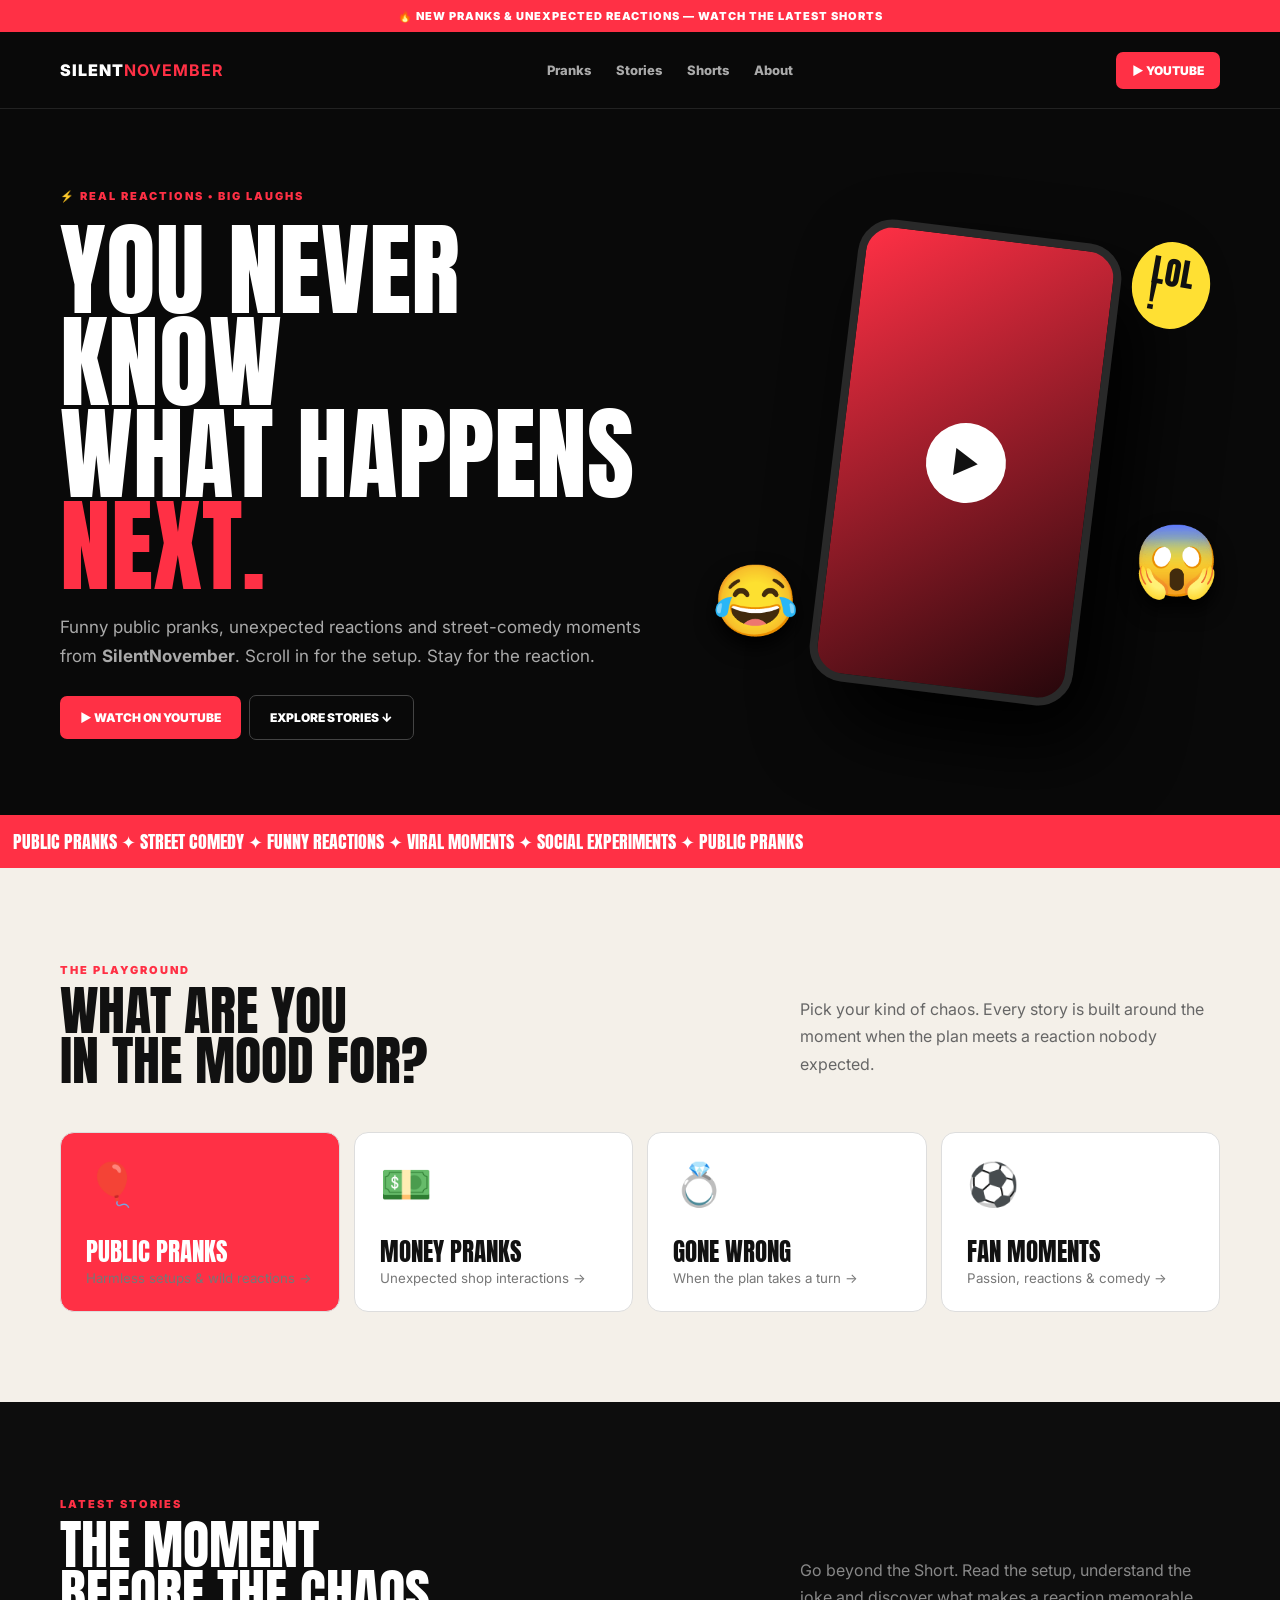
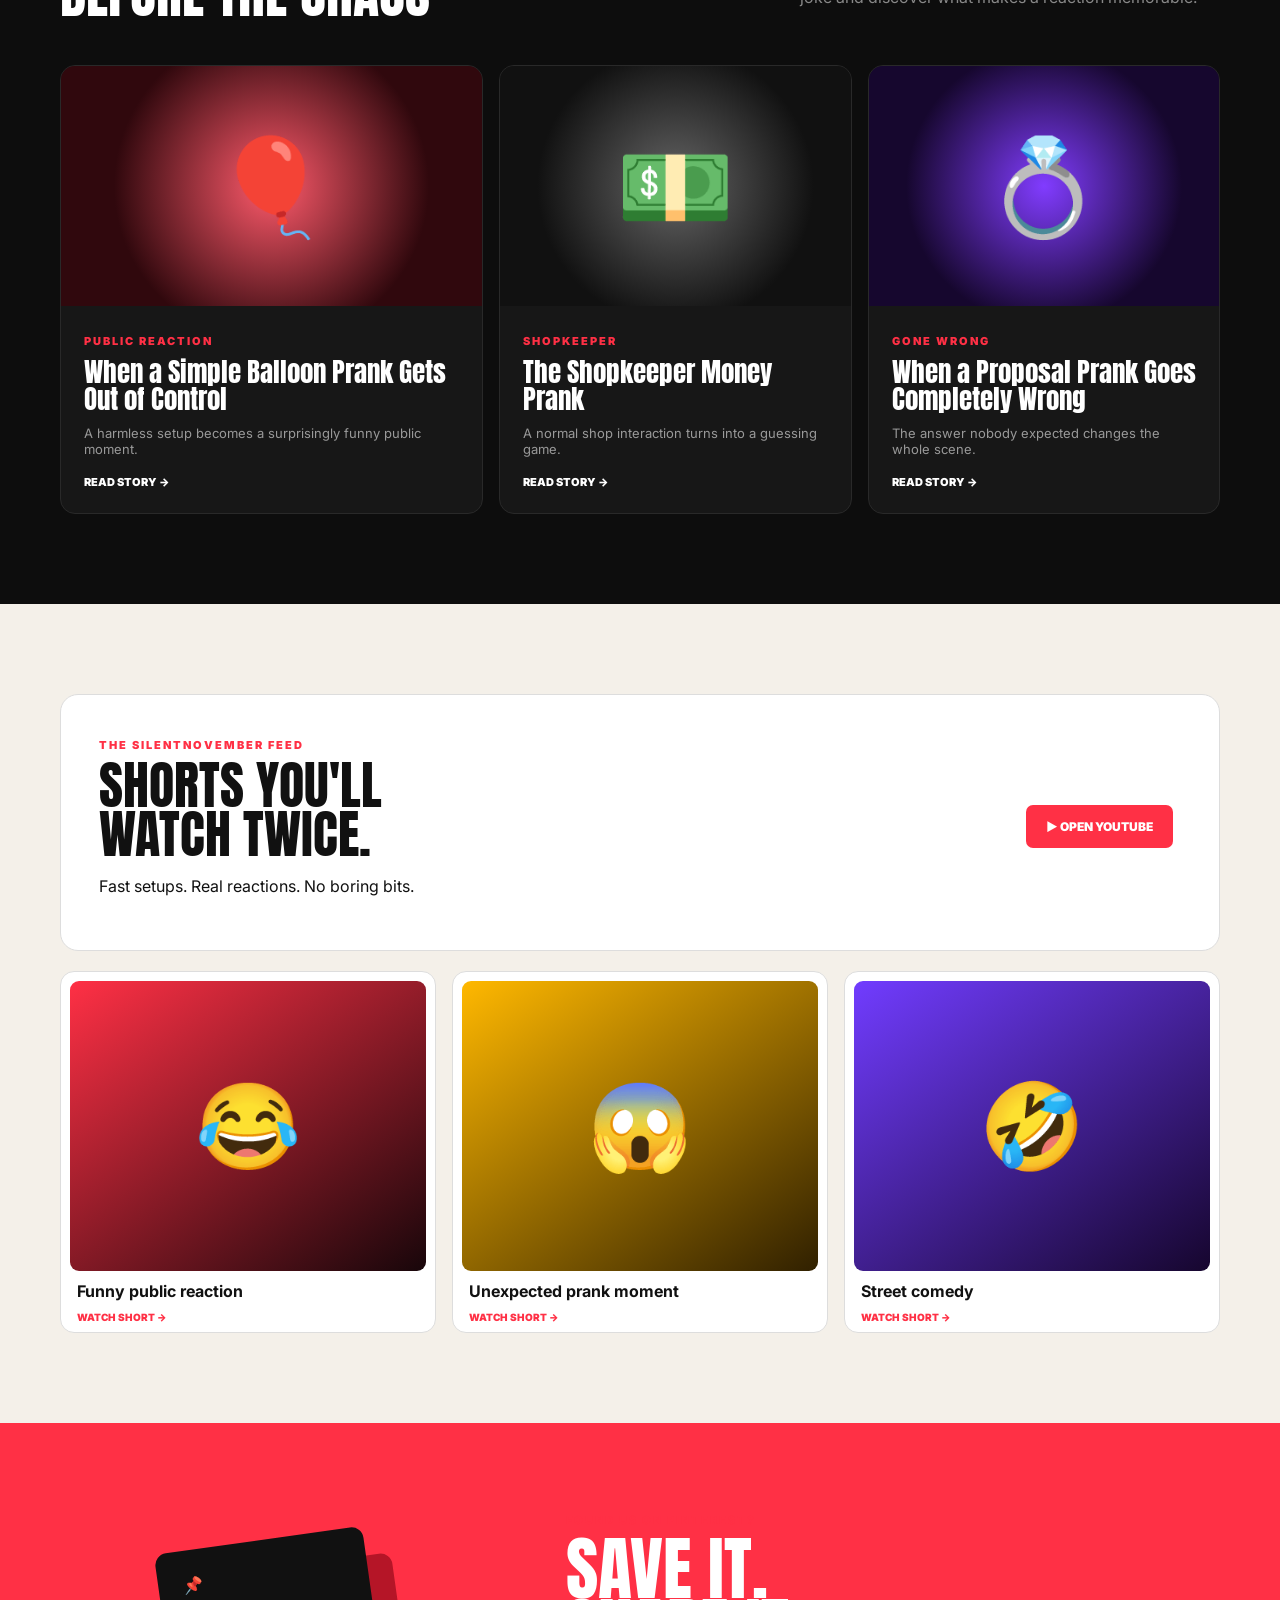
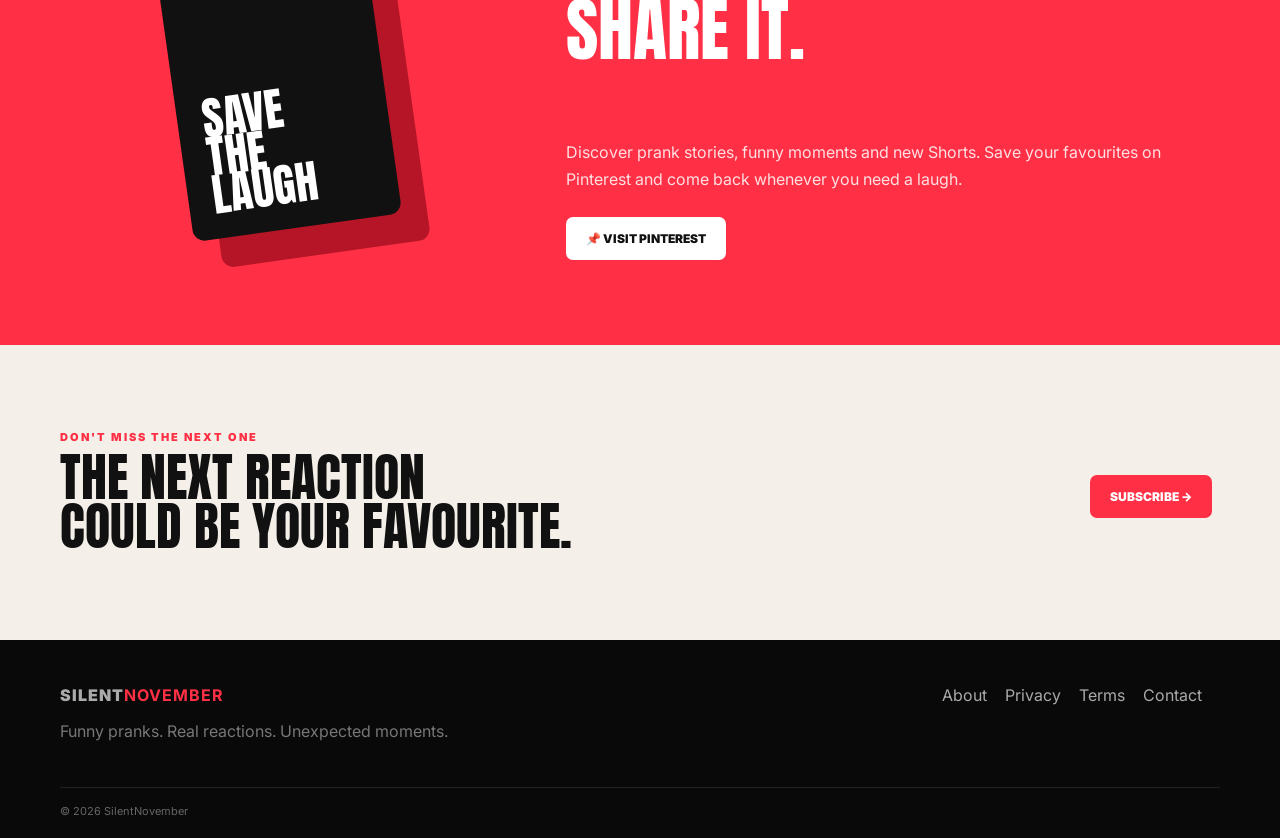
<file: silentnovember-v2/index.html>
<!doctype html><html lang="en"><head><meta charset="utf-8"><meta name="viewport" content="width=device-width,initial-scale=1"><title>SilentNovember — Pranks, Reactions & Unexpected Moments</title><meta name="description" content="Funny public pranks, unexpected reactions, street comedy and viral Shorts from SilentNovember."><link rel="stylesheet" href="style.css"></head><body>
<div class="top">🔥 NEW PRANKS & UNEXPECTED REACTIONS — WATCH THE LATEST SHORTS</div><header class="head"><div class="container nav"><a class="logo" href="index.html">SILENT<b>NOVEMBER</b></a><nav><a href="#pranks">Pranks</a><a href="#stories">Stories</a><a href="#shorts">Shorts</a><a href="about.html">About</a></nav><a class="yt" href="https://www.youtube.com/channel/UC7MS_V3_4BhS5LZg_CFZSKg" target="_blank">▶ YOUTUBE</a></div></header>
<section class="hero"><div class="container heroGrid"><div><span class="pill">⚡ REAL REACTIONS • BIG LAUGHS</span><h1>YOU NEVER KNOW<br>WHAT HAPPENS <span>NEXT.</span></h1><p>Funny public pranks, unexpected reactions and street-comedy moments from <b>SilentNovember</b>. Scroll in for the setup. Stay for the reaction.</p><a class="btn red" href="https://www.youtube.com/channel/UC7MS_V3_4BhS5LZg_CFZSKg" target="_blank">▶ WATCH ON YOUTUBE</a><a class="btn outline" href="#stories">EXPLORE STORIES ↓</a></div><div class="art"><div class="burst">LOL<br>!</div><div class="phone"></div><div class="emoji e1">😂</div><div class="emoji e2">😱</div></div></div></section>
<div class="ticker">PUBLIC PRANKS ✦ STREET COMEDY ✦ FUNNY REACTIONS ✦ VIRAL MOMENTS ✦ SOCIAL EXPERIMENTS ✦ PUBLIC PRANKS</div>
<section id="pranks" class="section container"><div class="title"><div><span class="kicker">THE PLAYGROUND</span><h2>WHAT ARE YOU<br>IN THE MOOD FOR?</h2></div><p>Pick your kind of chaos. Every story is built around the moment when the plan meets a reaction nobody expected.</p></div><div class="cats"><a class="cat" href="balloon-prank.html"><i>🎈</i><strong>PUBLIC PRANKS</strong><small>Harmless setups & wild reactions →</small></a><a class="cat" href="shopkeeper-money-prank.html"><i>💵</i><strong>MONEY PRANKS</strong><small>Unexpected shop interactions →</small></a><a class="cat" href="proposal-prank.html"><i>💍</i><strong>GONE WRONG</strong><small>When the plan takes a turn →</small></a><a class="cat" href="#shorts"><i>⚽</i><strong>FAN MOMENTS</strong><small>Passion, reactions & comedy →</small></a></div></section>
<section id="stories" class="section dark"><div class="container"><div class="title"><div><span class="kicker">LATEST STORIES</span><h2>THE MOMENT<br>BEFORE THE CHAOS</h2></div><p style="color:#888">Go beyond the Short. Read the setup, understand the joke and discover what makes a reaction memorable.</p></div><div class="stories">
<article class="story"><div class="thumb">🎈</div><div class="storyBody"><span class="kicker">PUBLIC REACTION</span><h3>When a Simple Balloon Prank Gets Out of Control</h3><p>A harmless setup becomes a surprisingly funny public moment.</p><a href="balloon-prank.html">READ STORY →</a></div></article>
<article class="story"><div class="thumb">💵</div><div class="storyBody"><span class="kicker">SHOPKEEPER</span><h3>The Shopkeeper Money Prank</h3><p>A normal shop interaction turns into a guessing game.</p><a href="shopkeeper-money-prank.html">READ STORY →</a></div></article>
<article class="story"><div class="thumb">💍</div><div class="storyBody"><span class="kicker">GONE WRONG</span><h3>When a Proposal Prank Goes Completely Wrong</h3><p>The answer nobody expected changes the whole scene.</p><a href="proposal-prank.html">READ STORY →</a></div></article>
</div></div></section>
<section id="shorts" class="section container"><div class="feed"><div><span class="kicker">THE SILENTNOVEMBER FEED</span><h2>SHORTS YOU'LL<br>WATCH TWICE.</h2><p>Fast setups. Real reactions. No boring bits.</p></div><a class="btn red" href="https://www.youtube.com/channel/UC7MS_V3_4BhS5LZg_CFZSKg" target="_blank">▶ OPEN YOUTUBE</a></div><div class="shorts"><a class="short" href="https://www.youtube.com/channel/UC7MS_V3_4BhS5LZg_CFZSKg"><div class="shortImg">😂</div><b>Funny public reaction</b><small>WATCH SHORT →</small></a><a class="short" href="https://www.youtube.com/channel/UC7MS_V3_4BhS5LZg_CFZSKg"><div class="shortImg">😱</div><b>Unexpected prank moment</b><small>WATCH SHORT →</small></a><a class="short" href="https://www.youtube.com/channel/UC7MS_V3_4BhS5LZg_CFZSKg"><div class="shortImg">🤣</div><b>Street comedy</b><small>WATCH SHORT →</small></a></div></section>
<section class="pin"><div class="container pinGrid"><div class="pinCard">📌<b>SAVE<br>THE<br>LAUGH</b></div><div><span class="kicker">FOUND US ON PINTEREST?</span><h2>SAVE IT.<br>SHARE IT.<br><span>LAUGH AGAIN.</span></h2><p>Discover prank stories, funny moments and new Shorts. Save your favourites on Pinterest and come back whenever you need a laugh.</p><a class="btn" style="background:#fff;color:#111" href="https://www.pinterest.com/" target="_blank">📌 VISIT PINTEREST</a></div></div></section>
<section class="container newsletter"><div><span class="kicker">DON'T MISS THE NEXT ONE</span><h2>THE NEXT REACTION<br>COULD BE YOUR FAVOURITE.</h2></div><a class="btn red" href="https://www.youtube.com/channel/UC7MS_V3_4BhS5LZg_CFZSKg" target="_blank">SUBSCRIBE →</a></section>
<footer><div class="container foot"><div><a class="logo" href="index.html">SILENT<b>NOVEMBER</b></a><p style="color:#777">Funny pranks. Real reactions. Unexpected moments.</p></div><div><a href="about.html">About</a><a href="privacy.html">Privacy</a><a href="terms.html">Terms</a><a href="contact.html">Contact</a></div></div><div class="container bottom">© 2026 SilentNovember</div></footer></body></html>
</file>
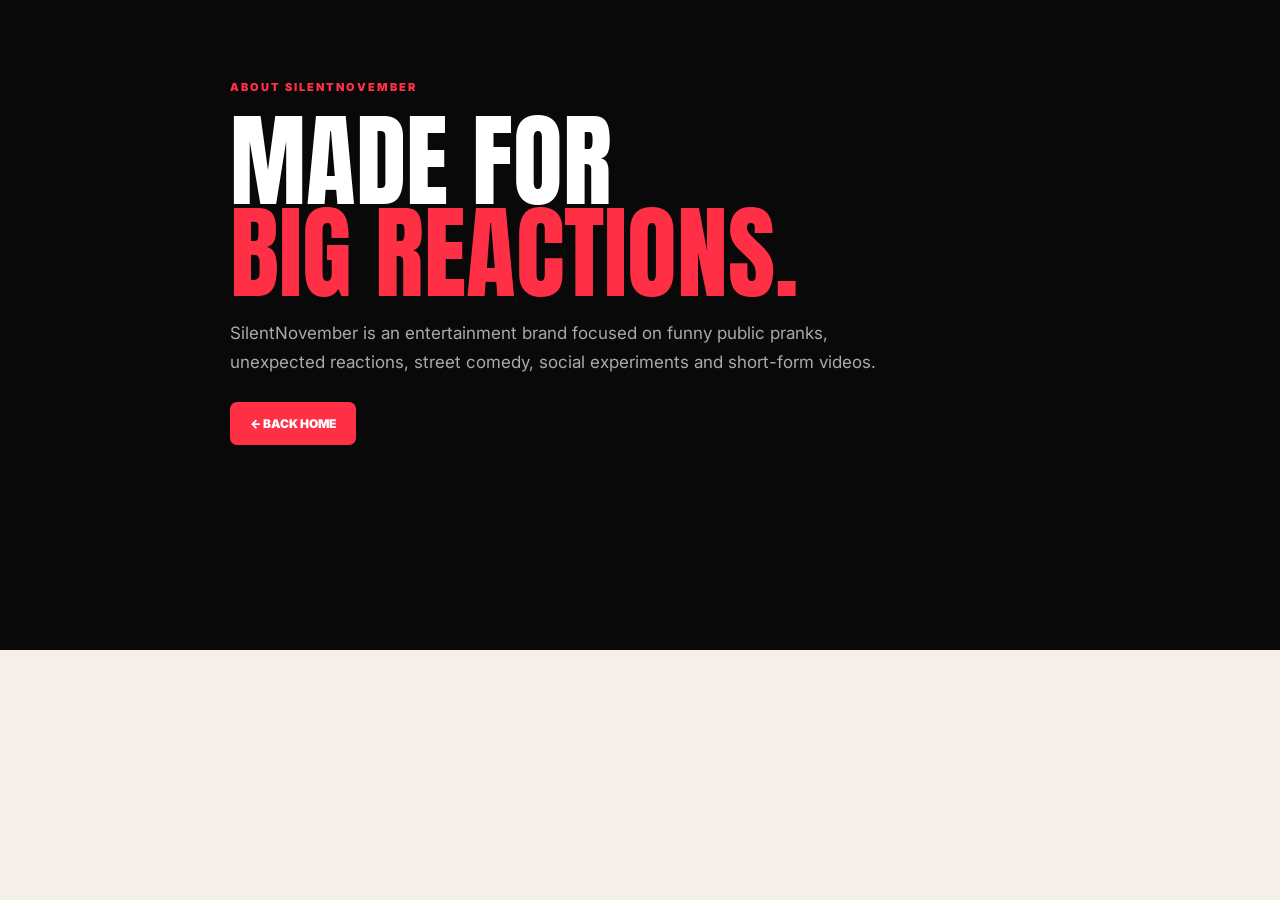
<file: silentnovember-v2/about.html>
<!doctype html><html><head><meta charset="utf-8"><meta name="viewport" content="width=device-width,initial-scale=1"><title>ABOUT SILENTNOVEMBER | SilentNovember</title><link rel="stylesheet" href="style.css"></head><body><main class="hero"><article class="container articleBox"><span class="kicker">ABOUT SILENTNOVEMBER</span><h1>MADE FOR<br><span>BIG REACTIONS.</span></h1><p>SilentNovember is an entertainment brand focused on funny public pranks, unexpected reactions, street comedy, social experiments and short-form videos.</p><a class="btn red" href="index.html">← BACK HOME</a></article></main></body></html>
</file>
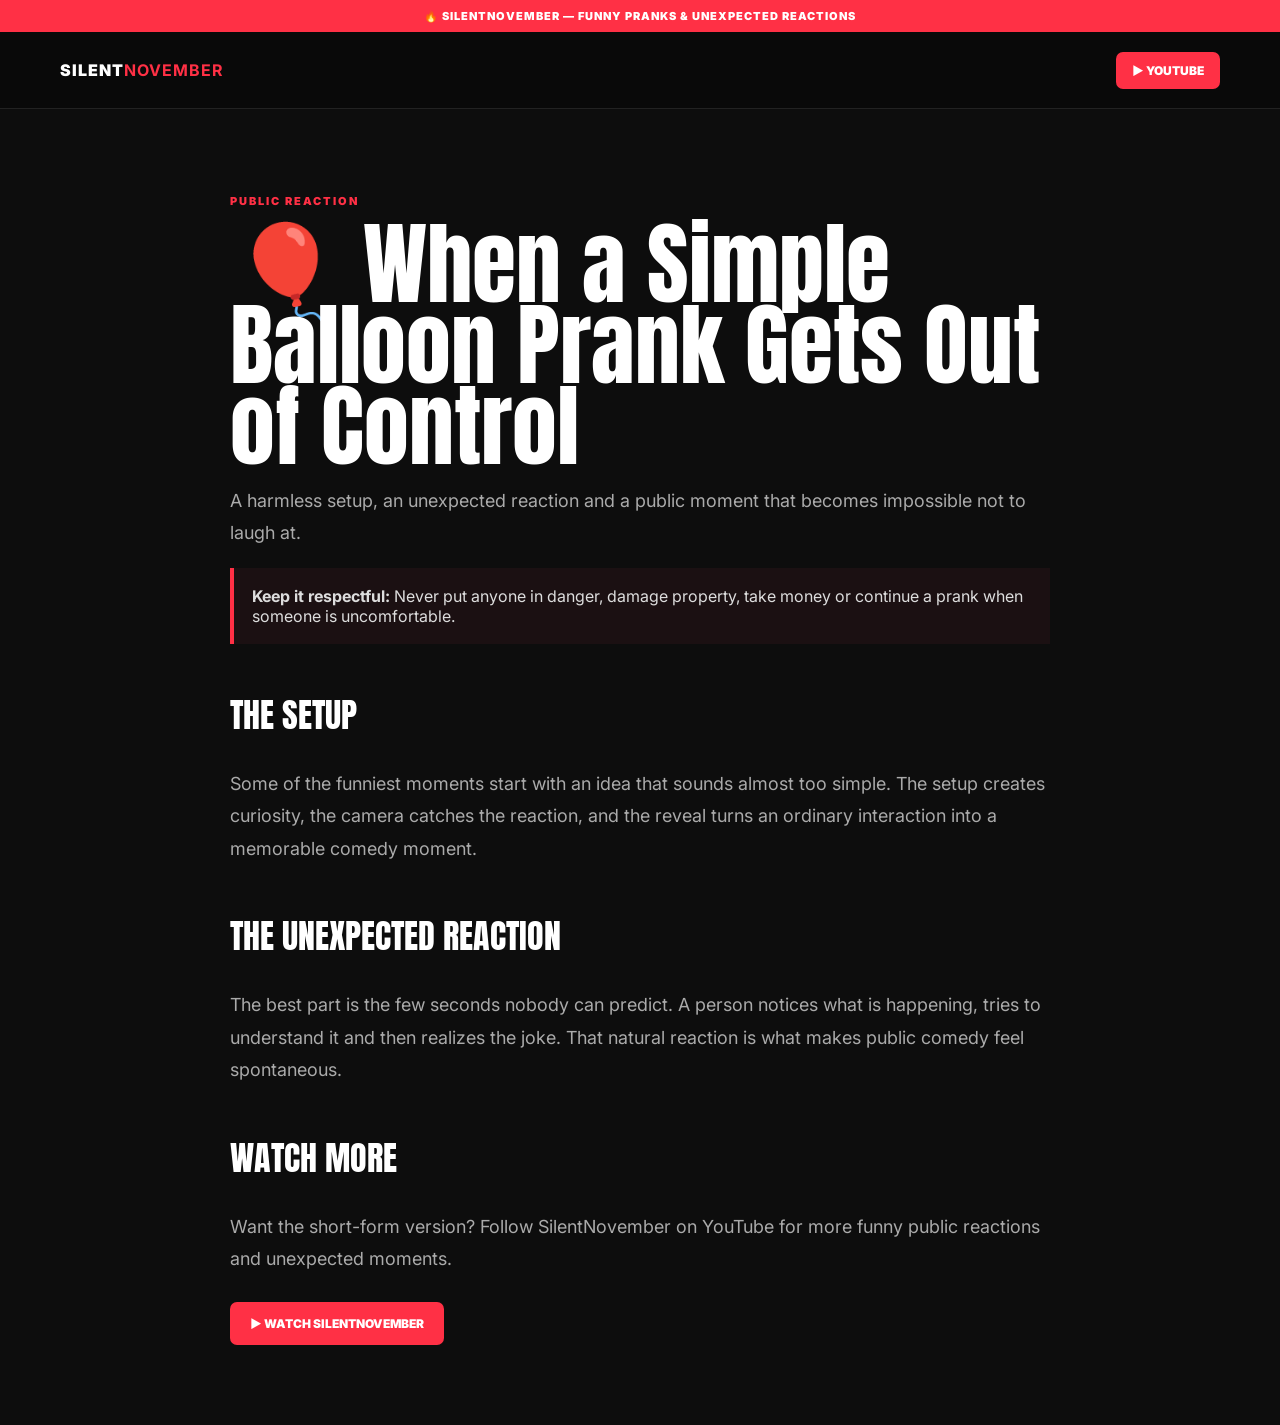
<file: silentnovember-v2/balloon-prank.html>
<!doctype html><html><head><meta charset="utf-8"><meta name="viewport" content="width=device-width,initial-scale=1"><title>When a Simple Balloon Prank Gets Out of Control | SilentNovember</title><meta name="description" content="A harmless setup, an unexpected reaction and a public moment that becomes impossible not to laugh at."><link rel="stylesheet" href="style.css"></head><body><div class="top">🔥 SILENTNOVEMBER — FUNNY PRANKS & UNEXPECTED REACTIONS</div><header class="head"><div class="container nav"><a class="logo" href="index.html">SILENT<b>NOVEMBER</b></a><a class="yt" href="https://www.youtube.com/channel/UC7MS_V3_4BhS5LZg_CFZSKg">▶ YOUTUBE</a></div></header><main class="article"><article class="container articleBox"><span class="kicker">PUBLIC REACTION</span><h1>🎈 When a Simple Balloon Prank Gets Out of Control</h1><p>A harmless setup, an unexpected reaction and a public moment that becomes impossible not to laugh at.</p><div class="notice"><b>Keep it respectful:</b> Never put anyone in danger, damage property, take money or continue a prank when someone is uncomfortable.</div><h2>THE SETUP</h2><p>Some of the funniest moments start with an idea that sounds almost too simple. The setup creates curiosity, the camera catches the reaction, and the reveal turns an ordinary interaction into a memorable comedy moment.</p><h2>THE UNEXPECTED REACTION</h2><p>The best part is the few seconds nobody can predict. A person notices what is happening, tries to understand it and then realizes the joke. That natural reaction is what makes public comedy feel spontaneous.</p><h2>WATCH MORE</h2><p>Want the short-form version? Follow SilentNovember on YouTube for more funny public reactions and unexpected moments.</p><a class="btn red" href="https://www.youtube.com/channel/UC7MS_V3_4BhS5LZg_CFZSKg">▶ WATCH SILENTNOVEMBER</a></article></main></body></html>
</file>
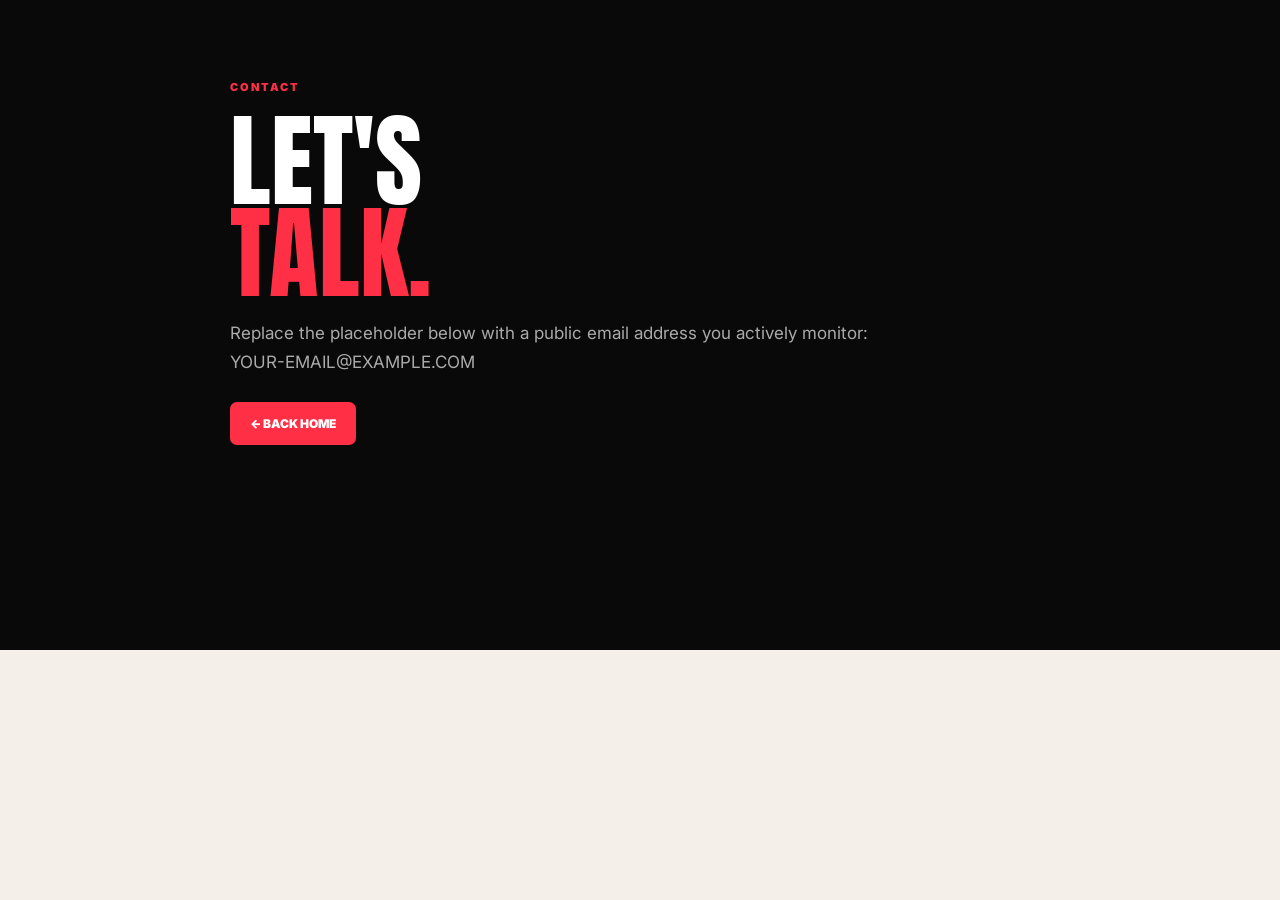
<file: silentnovember-v2/contact.html>
<!doctype html><html><head><meta charset="utf-8"><meta name="viewport" content="width=device-width,initial-scale=1"><title>CONTACT | SilentNovember</title><link rel="stylesheet" href="style.css"></head><body><main class="hero"><article class="container articleBox"><span class="kicker">CONTACT</span><h1>LET'S<br><span>TALK.</span></h1><p>Replace the placeholder below with a public email address you actively monitor: YOUR-EMAIL@EXAMPLE.COM</p><a class="btn red" href="index.html">← BACK HOME</a></article></main></body></html>
</file>
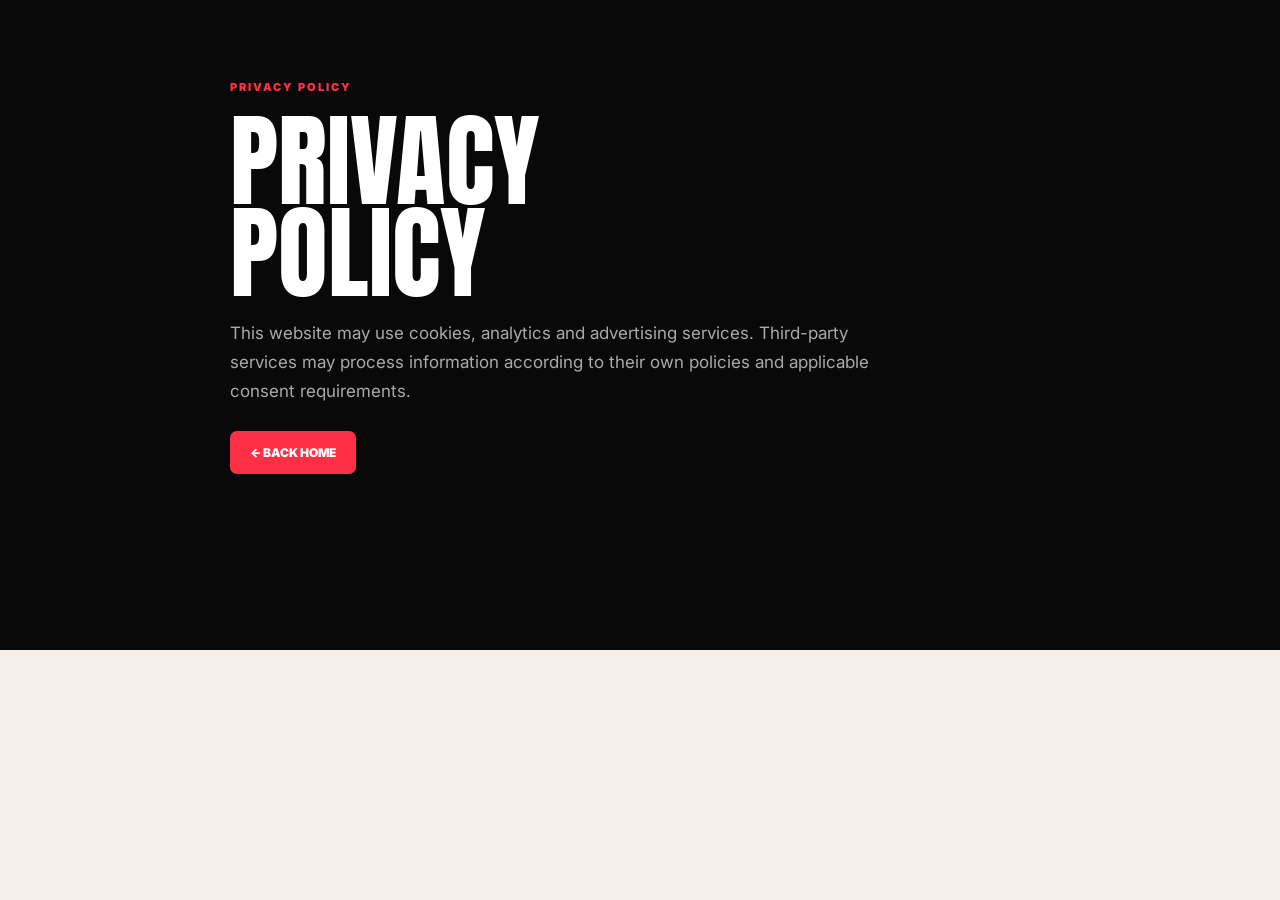
<file: silentnovember-v2/privacy.html>
<!doctype html><html><head><meta charset="utf-8"><meta name="viewport" content="width=device-width,initial-scale=1"><title>PRIVACY POLICY | SilentNovember</title><link rel="stylesheet" href="style.css"></head><body><main class="hero"><article class="container articleBox"><span class="kicker">PRIVACY POLICY</span><h1>PRIVACY<br>POLICY</h1><p>This website may use cookies, analytics and advertising services. Third-party services may process information according to their own policies and applicable consent requirements.</p><a class="btn red" href="index.html">← BACK HOME</a></article></main></body></html>
</file>
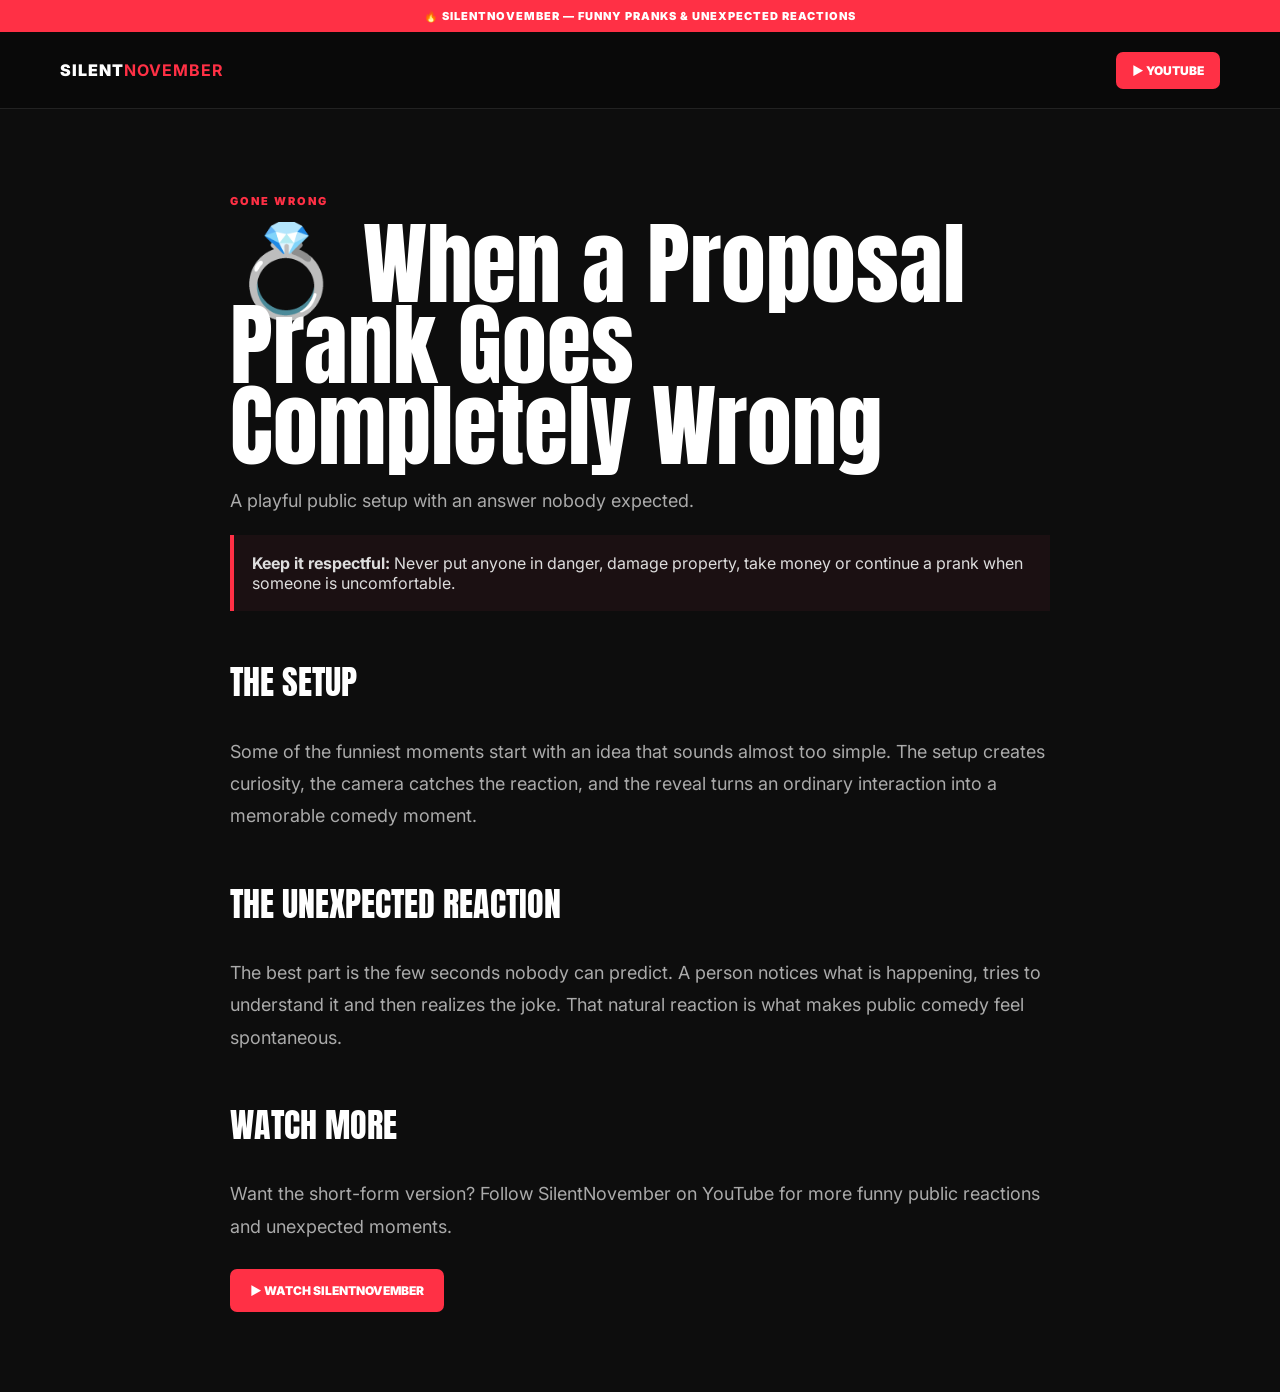
<file: silentnovember-v2/proposal-prank.html>
<!doctype html><html><head><meta charset="utf-8"><meta name="viewport" content="width=device-width,initial-scale=1"><title>When a Proposal Prank Goes Completely Wrong | SilentNovember</title><meta name="description" content="A playful public setup with an answer nobody expected."><link rel="stylesheet" href="style.css"></head><body><div class="top">🔥 SILENTNOVEMBER — FUNNY PRANKS & UNEXPECTED REACTIONS</div><header class="head"><div class="container nav"><a class="logo" href="index.html">SILENT<b>NOVEMBER</b></a><a class="yt" href="https://www.youtube.com/channel/UC7MS_V3_4BhS5LZg_CFZSKg">▶ YOUTUBE</a></div></header><main class="article"><article class="container articleBox"><span class="kicker">GONE WRONG</span><h1>💍 When a Proposal Prank Goes Completely Wrong</h1><p>A playful public setup with an answer nobody expected.</p><div class="notice"><b>Keep it respectful:</b> Never put anyone in danger, damage property, take money or continue a prank when someone is uncomfortable.</div><h2>THE SETUP</h2><p>Some of the funniest moments start with an idea that sounds almost too simple. The setup creates curiosity, the camera catches the reaction, and the reveal turns an ordinary interaction into a memorable comedy moment.</p><h2>THE UNEXPECTED REACTION</h2><p>The best part is the few seconds nobody can predict. A person notices what is happening, tries to understand it and then realizes the joke. That natural reaction is what makes public comedy feel spontaneous.</p><h2>WATCH MORE</h2><p>Want the short-form version? Follow SilentNovember on YouTube for more funny public reactions and unexpected moments.</p><a class="btn red" href="https://www.youtube.com/channel/UC7MS_V3_4BhS5LZg_CFZSKg">▶ WATCH SILENTNOVEMBER</a></article></main></body></html>
</file>
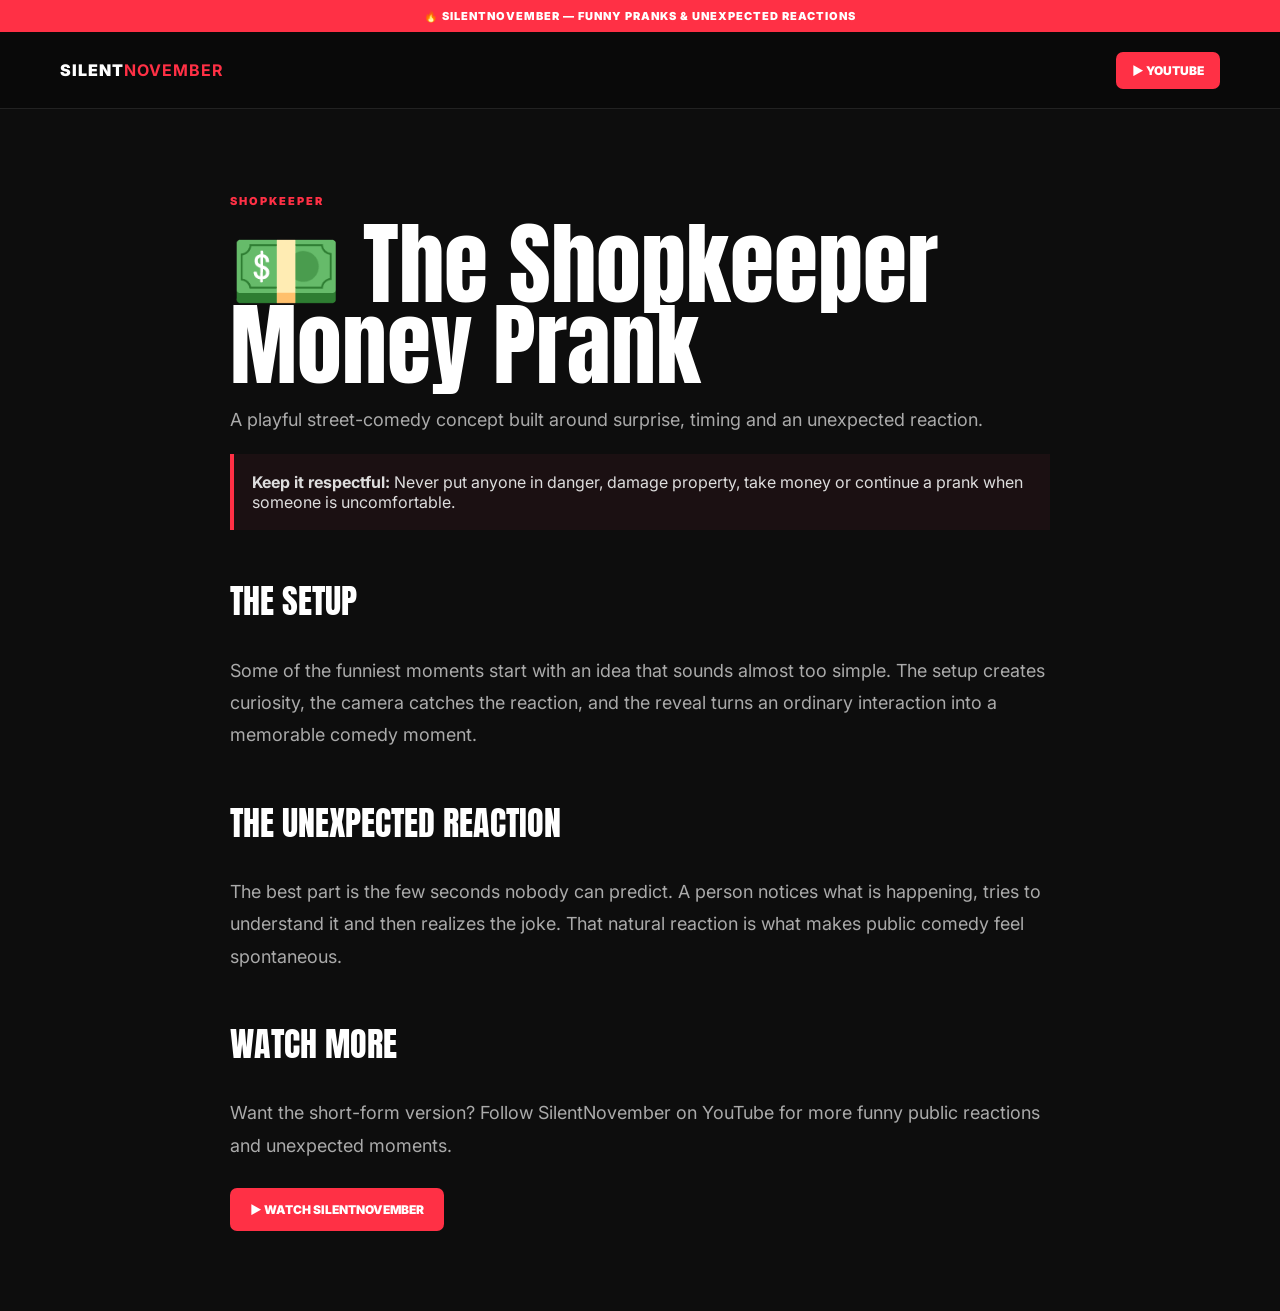
<file: silentnovember-v2/shopkeeper-money-prank.html>
<!doctype html><html><head><meta charset="utf-8"><meta name="viewport" content="width=device-width,initial-scale=1"><title>The Shopkeeper Money Prank | SilentNovember</title><meta name="description" content="A playful street-comedy concept built around surprise, timing and an unexpected reaction."><link rel="stylesheet" href="style.css"></head><body><div class="top">🔥 SILENTNOVEMBER — FUNNY PRANKS & UNEXPECTED REACTIONS</div><header class="head"><div class="container nav"><a class="logo" href="index.html">SILENT<b>NOVEMBER</b></a><a class="yt" href="https://www.youtube.com/channel/UC7MS_V3_4BhS5LZg_CFZSKg">▶ YOUTUBE</a></div></header><main class="article"><article class="container articleBox"><span class="kicker">SHOPKEEPER</span><h1>💵 The Shopkeeper Money Prank</h1><p>A playful street-comedy concept built around surprise, timing and an unexpected reaction.</p><div class="notice"><b>Keep it respectful:</b> Never put anyone in danger, damage property, take money or continue a prank when someone is uncomfortable.</div><h2>THE SETUP</h2><p>Some of the funniest moments start with an idea that sounds almost too simple. The setup creates curiosity, the camera catches the reaction, and the reveal turns an ordinary interaction into a memorable comedy moment.</p><h2>THE UNEXPECTED REACTION</h2><p>The best part is the few seconds nobody can predict. A person notices what is happening, tries to understand it and then realizes the joke. That natural reaction is what makes public comedy feel spontaneous.</p><h2>WATCH MORE</h2><p>Want the short-form version? Follow SilentNovember on YouTube for more funny public reactions and unexpected moments.</p><a class="btn red" href="https://www.youtube.com/channel/UC7MS_V3_4BhS5LZg_CFZSKg">▶ WATCH SILENTNOVEMBER</a></article></main></body></html>
</file>
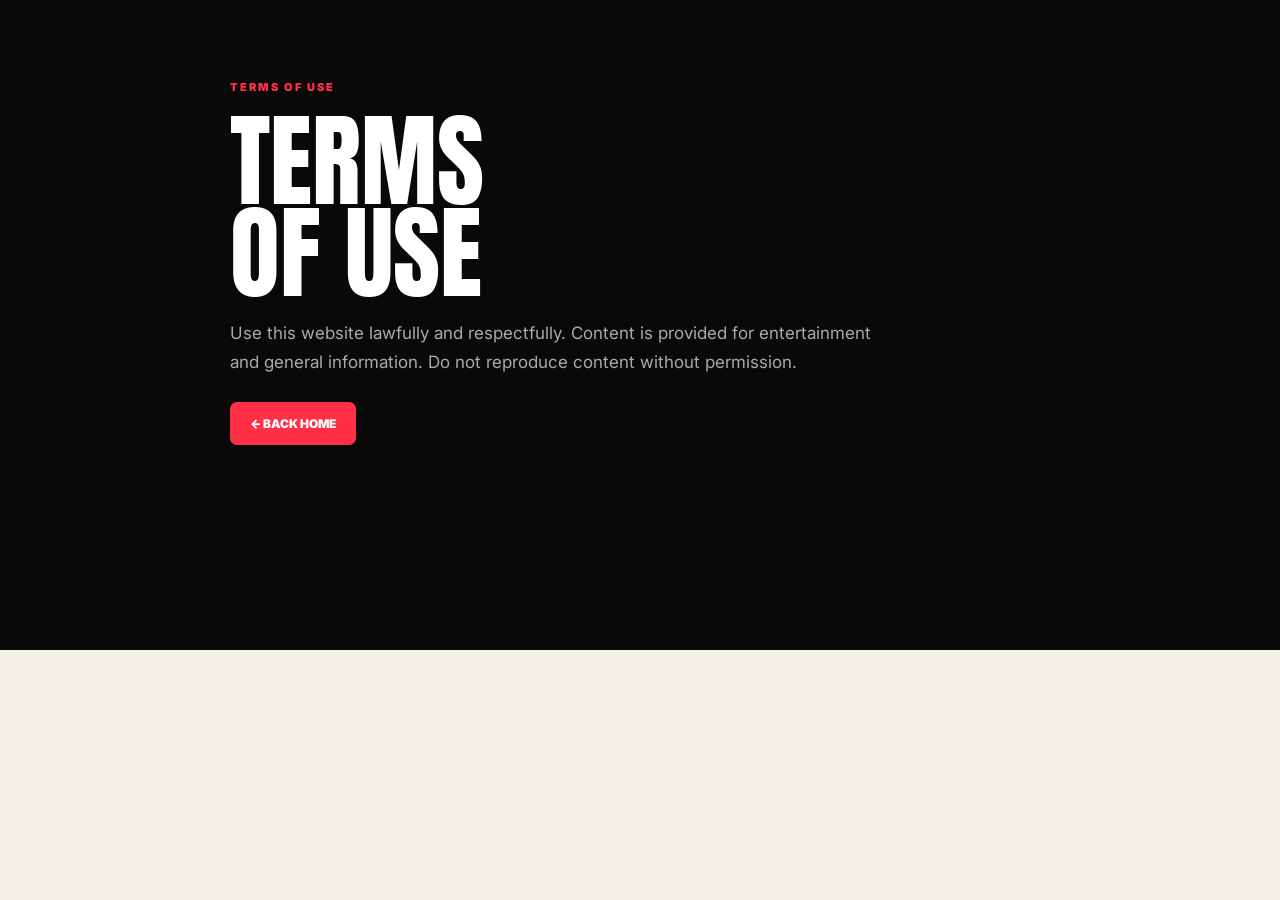
<file: silentnovember-v2/terms.html>
<!doctype html><html><head><meta charset="utf-8"><meta name="viewport" content="width=device-width,initial-scale=1"><title>TERMS OF USE | SilentNovember</title><link rel="stylesheet" href="style.css"></head><body><main class="hero"><article class="container articleBox"><span class="kicker">TERMS OF USE</span><h1>TERMS<br>OF USE</h1><p>Use this website lawfully and respectfully. Content is provided for entertainment and general information. Do not reproduce content without permission.</p><a class="btn red" href="index.html">← BACK HOME</a></article></main></body></html>
</file>
<file: silentnovember-v2/style.css>
@import url('https://fonts.googleapis.com/css2?family=Anton&family=Inter:wght@400;600;700;800;900&display=swap');
:root{--r:#ff3045;--b:#090909;--p:#151515;--c:#f4f0e9}*{box-sizing:border-box}html{scroll-behavior:smooth}body{margin:0;font-family:Inter,Arial;background:var(--c);color:#111}.container{width:min(1160px,92%);margin:auto}.top{background:var(--r);color:#fff;text-align:center;padding:9px;font-size:11px;font-weight:900;letter-spacing:1px}.head{background:var(--b);color:#fff;border-bottom:1px solid #222}.nav{min-height:76px;display:flex;align-items:center;justify-content:space-between;gap:20px}.logo{color:#fff;text-decoration:none;font-weight:900;letter-spacing:1px}.logo b{color:var(--r)}nav{display:flex;gap:25px}nav a{color:#aaa;text-decoration:none;font-size:13px;font-weight:800}.yt,.red{background:var(--r);color:#fff!important}.yt{padding:11px 16px;border-radius:7px;text-decoration:none;font-size:12px;font-weight:900}.hero{background:var(--b);color:#fff;min-height:650px;padding:75px 0;overflow:hidden}.heroGrid{display:grid;grid-template-columns:1.1fr .9fr;align-items:center;gap:30px}.pill,.kicker{color:var(--r);font-size:11px;font-weight:900;letter-spacing:2px}.hero h1{font:normal clamp(58px,8vw,105px)/.9 Anton,Impact;margin:20px 0}.hero h1 span,h2 span{color:var(--r)}.hero p{color:#aaa;max-width:650px;font-size:17px;line-height:1.7}.btn{display:inline-block;padding:14px 20px;border-radius:7px;text-decoration:none;font-size:12px;font-weight:900;margin:8px 8px 0 0}.red{background:var(--r);color:#fff}.outline{border:1px solid #444;color:#fff}.art{height:500px;position:relative;display:grid;place-items:center}.phone{width:265px;height:465px;border:8px solid #292929;border-radius:35px;background:linear-gradient(145deg,#ff3045,#26070b);transform:rotate(7deg);box-shadow:30px 40px 80px #000}.phone:after{content:'▶';display:grid;place-items:center;width:80px;height:80px;background:#fff;color:#111;border-radius:50%;font-size:30px;margin:185px auto}.emoji{position:absolute;font-size:70px;filter:drop-shadow(0 10px 10px #000);z-index:2}.e1{left:0;bottom:70px}.e2{right:0;bottom:110px}.burst{position:absolute;right:10px;top:30px;background:#ffe033;color:#111;padding:18px;border-radius:50%;font:32px/.8 Anton;z-index:3;transform:rotate(10deg)}.ticker{background:var(--r);color:#fff;padding:13px;font:18px Anton;white-space:nowrap;overflow:hidden}.section{padding:90px 0}.title{display:flex;justify-content:space-between;gap:40px;align-items:end;margin-bottom:38px}.title h2{font:54px/.92 Anton;margin:8px 0}.title p{max-width:420px;color:#666;line-height:1.7}.cats{display:grid;grid-template-columns:repeat(4,1fr);gap:14px}.cat{background:#fff;border:1px solid #ddd;border-radius:14px;padding:25px;min-height:180px;text-decoration:none;color:#111;display:flex;flex-direction:column;transition:.2s}.cat:hover{transform:translateY(-5px)}.cat:first-child{background:var(--r);color:#fff}.cat i{font-style:normal;font-size:42px}.cat strong{font:25px Anton;margin-top:auto}.cat small{color:#777}.dark{background:#0d0d0d;color:#fff}.stories{display:grid;grid-template-columns:1.2fr 1fr 1fr;gap:16px}.story{background:#171717;border:1px solid #292929;border-radius:15px;overflow:hidden}.thumb{height:240px;display:grid;place-items:center;font-size:95px;background:radial-gradient(circle,#ff5a6b,#30080d 65%)}.story:nth-child(2) .thumb{background:radial-gradient(circle,#666,#111 65%)}.story:nth-child(3) .thumb{background:radial-gradient(circle,#813cff,#16072e 65%)}.storyBody{padding:23px}.story h3{font:27px/1 Anton;margin:9px 0}.story p{color:#999;font-size:13px}.story a{color:#fff;font-size:11px;font-weight:900;text-decoration:none}.feed{background:#fff;border:1px solid #ddd;border-radius:18px;padding:38px;display:flex;justify-content:space-between;align-items:center;gap:25px}.feed h2,.newsletter h2{font:52px/.95 Anton;margin:8px 0}.shorts{display:grid;grid-template-columns:repeat(3,1fr);gap:16px;margin-top:20px}.short{background:#fff;padding:9px;border:1px solid #ddd;border-radius:14px;text-decoration:none;color:#111}.shortImg{height:290px;border-radius:9px;display:grid;place-items:center;font-size:85px;color:#fff;background:linear-gradient(145deg,#ff3045,#18060a)}.short:nth-child(2) .shortImg{background:linear-gradient(145deg,#ffb800,#302000)}.short:nth-child(3) .shortImg{background:linear-gradient(145deg,#713cff,#16062e)}.short b,.short small{display:block;padding:10px 7px 0}.short small{color:var(--r);font-weight:900;font-size:10px}.pin{background:var(--r);color:#fff;padding:85px 0}.pinGrid{display:grid;grid-template-columns:.8fr 1.2fr;gap:70px;align-items:center}.pin h2{font:70px/.88 Anton;margin:10px 0}.pin p{color:#ffdfe2;line-height:1.7}.pinCard{width:210px;height:290px;background:#111;border-radius:12px;transform:rotate(-8deg);padding:25px;box-shadow:25px 30px #b51527;display:flex;flex-direction:column;margin:auto}.pinCard b{font:45px/.85 Anton;margin-top:auto}.newsletter{padding:80px 0;display:flex;justify-content:space-between;align-items:center;gap:25px}footer{background:#090909;color:#fff;padding:45px 0 20px}.foot{display:flex;justify-content:space-between;gap:30px}.foot a{color:#aaa;text-decoration:none;margin-right:18px}.bottom{border-top:1px solid #222;margin-top:30px;padding-top:16px;color:#666;font-size:11px}.article{background:#0d0d0d;color:#fff;min-height:80vh;padding:80px 0}.articleBox{max-width:820px}.article h1{font:clamp(50px,8vw,90px)/.9 Anton;margin:15px 0}.article p{color:#aaa;font-size:18px;line-height:1.8}.notice{border-left:4px solid var(--r);background:#1b1012;padding:18px;color:#ddd}.article h2{font:34px Anton;margin-top:45px}
@media(max-width:850px){nav{display:none}.heroGrid,.pinGrid{grid-template-columns:1fr}.cats{grid-template-columns:repeat(2,1fr)}.stories,.shorts{grid-template-columns:1fr}.title,.feed,.newsletter,.foot{display:block}.art{height:430px}.pin h2{font-size:55px}.feed .btn{margin-top:20px}}@media(max-width:500px){.cats{grid-template-columns:1fr}.hero h1{font-size:58px}.phone{width:220px;height:400px}.phone:after{margin-top:150px}.title h2{font-size:45px}}
</file>
